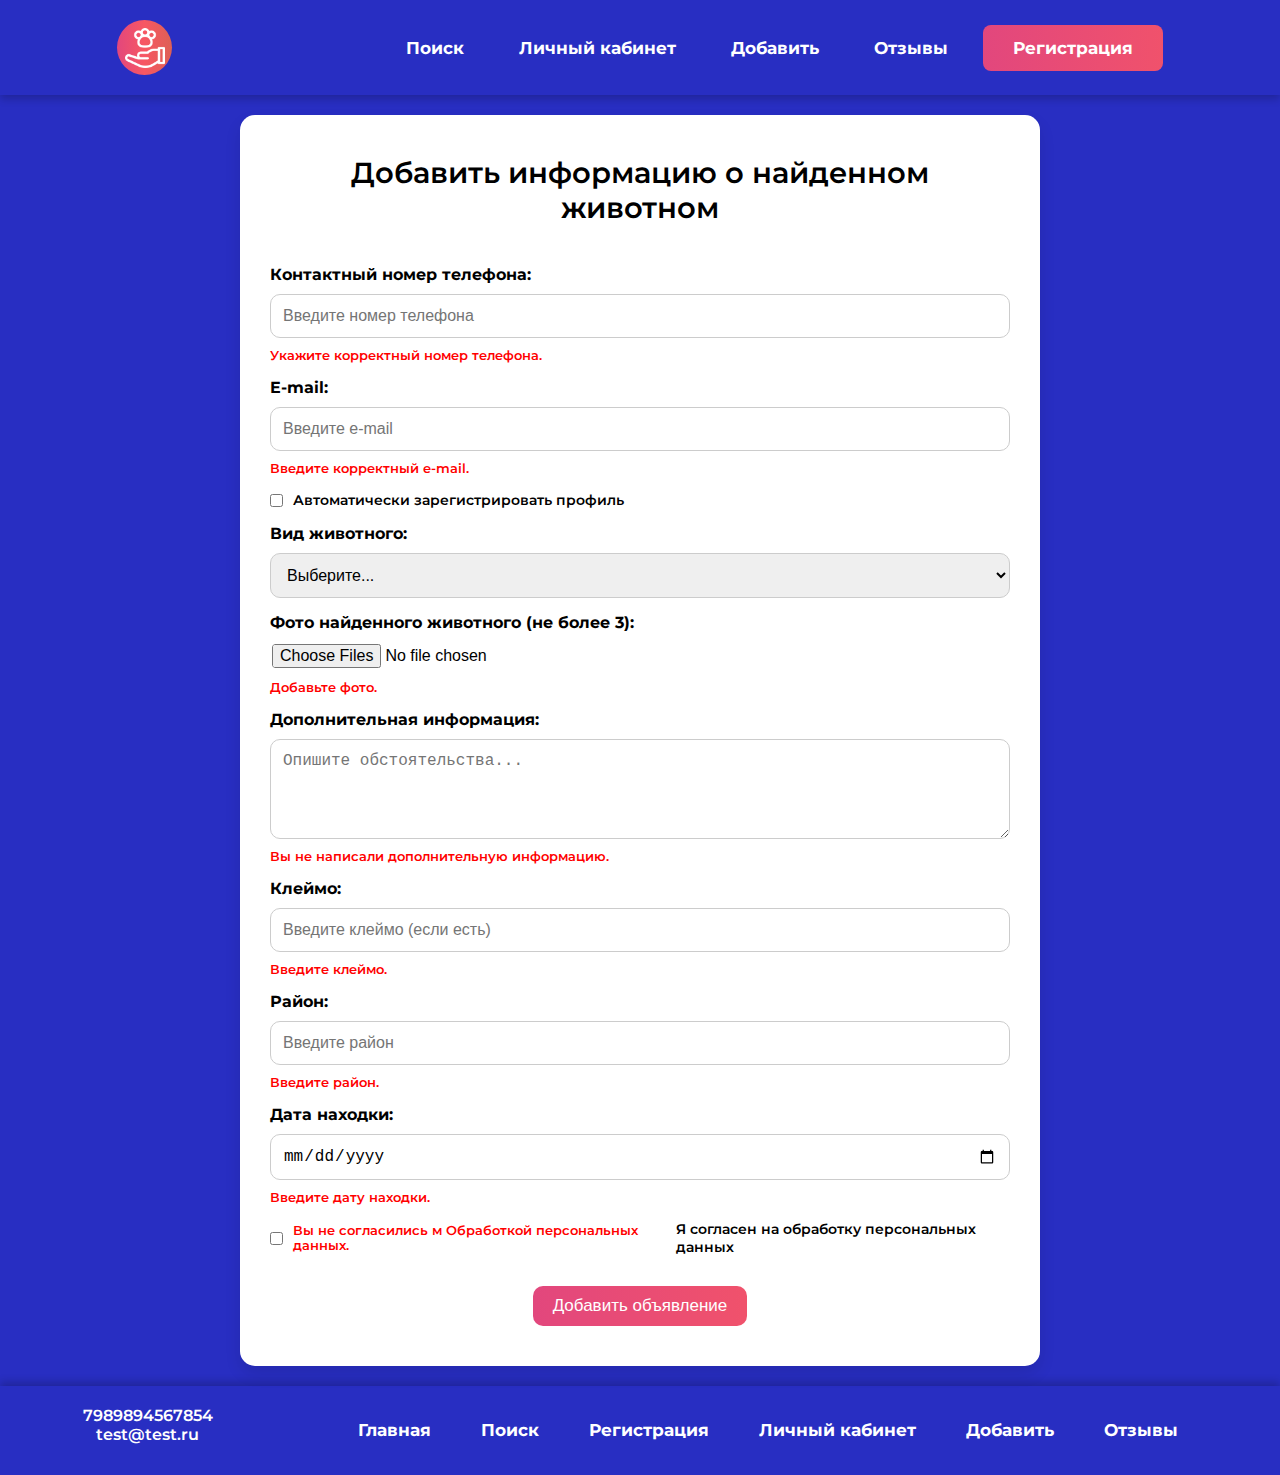
<file: add.html>
<!DOCTYPE html>
<html lang="ru">
	<head>
		<meta charset="UTF-8" />
		<meta name="viewport" content="width=device-width, initial-scale=1.0" />
		<title>Добавить информацию о найденном животном</title>
		<link rel="stylesheet" href="assets/css/root.css" />
		<link rel="stylesheet" href="assets/css/style.css" />
		<link rel="stylesheet" href="assets/css/add.css" />
		<link rel="preconnect" href="https://fonts.googleapis.com" />
		<link rel="preconnect" href="https://fonts.gstatic.com" crossorigin />
		<link
			href="https://fonts.googleapis.com/css2?family=Montserrat:ital,wght@0,100..900;1,100..900&display=swap"
			rel="stylesheet"
		/>
	</head>

	<body>
		<header>
			<a href="index.html" class="logo">
				<img src="assets/media/logo.png" class="logo" alt="Logo" />
			</a>
			<nav>
				<a href="search.html">Поиск</a>
				<a href="personal.html">Личный кабинет</a>
				<a href="add.html">Добавить</a>
				<a href="index.html#reviews__sec">Отзывы</a>
				<a class="log__button" href="register.html">Регистрация</a>
			</nav>
		</header>
		<main>
			<div class="container">
				<div class="form__container">
					<h1 class="form__title">Добавить информацию о найденном животном</h1>
					<form
						action="/add-animal"
						method="POST"
						class="form_add__animal"
					>
						<div class="form__group">
							<label for="phone">Контактный номер телефона:</label>
							<input
								type="tel"
								id="phone"
								name="phone"
								placeholder="Введите номер телефона"
								required
							/>
							<div class="error">Укажите корректный номер телефона.</div>
						</div>

						<div class="form__group">
							<label for="email">E-mail:</label>
							<input
								type="email"
								id="email"
								name="email"
								placeholder="Введите e-mail"
								required
							/>
							<div class="error">Введите корректный e-mail.</div>
						</div>

						<div class="form__checkbox-group">
							<input
								type="checkbox"
								id="register-option"
								name="register-option"
								required
							/>
							<label for="register-option"
								>Автоматически зарегистрировать профиль</label
							>
						</div>

						<div class="form__group register-block hidden">
							<label for="password">Пароль:</label>
							<input
								type="password"
								id="password"
								name="password"
								placeholder="Введите пароль"
								required
							/>
							<div class="error">Введите корректный пароль.</div>

							<label for="confirm-password">Подтвердите пароль:</label>
							<input
								type="password"
								id="confirm-password"
								name="confirm-password"
								placeholder="Подтвердите пароль"
								required
							/>
							<div class="error">Пароли не совпадают.</div>
						</div>

						<div class="form__group">
							<label for="animal-type">Вид животного:</label>
							<select id="animal-type" name="animal-type" required>
								<option value="">Выберите...</option>
								<option value="dog">Собака</option>
								<option value="cat">Кошка</option>
								<option value="bird">Птица</option>
								<option value="other">Другое</option>
							</select>
						</div>

						<div class="form__group">
							<label for="photos"
								>Фото найденного животного (не более 3):</label
							>
							<input
								type="file"
								id="photos"
								name="photos[]"
								accept="image/*"
								multiple
							/>
							<div class="error">Добавьте фото.</div>
						</div>

						<div class="form__group">
							<label for="details">Дополнительная информация:</label>
							<textarea
								id="details"
								name="details"
								placeholder="Опишите обстоятельства..."
								required
							></textarea>
							<div class="error">Вы не написали дополнительную информацию.</div>
						</div>

						<div class="form__group">
							<label for="mark">Клеймо:</label>
							<input
								type="text"
								id="mark"
								name="mark"
								placeholder="Введите клеймо (если есть)"
							/>
							<div class="error">Введите клеймо.</div>
						</div>

						<div class="form__group">
							<label for="district">Район:</label>
							<input
								type="text"
								id="district"
								name="district"
								placeholder="Введите район"
								required
							/>
							<div class="error">Введите район.</div>
						</div>

						<div class="form__group">
							<label for="found-date">Дата находки:</label>
							<input type="date" id="found-date" name="found-date" required />
							<div class="error">Введите дату находки.</div>
						</div>

						<div class="form__checkbox-group">
							<input
								type="checkbox"
								id="data-consent"
								name="data-consent"
								required
							/>
							<div class="error">Вы не согласились м Обработкой персональных данных.</div>
							<label for="data-consent"
								>Я согласен на обработку персональных данных</label
							>
						</div>
						<div class="button__wrapper">
							<button type="submit" class="btn">Добавить объявление</button>
						</div>
					</form>
				</div>
			</div>
		</main>
		<footer>
			<div class="contact">
				<p class="phone">7989894567854</p>
				<p class="mail">test@test.ru</p>
			</div>
			<nav>
				<a href="search.html">Главная</a>
				<a href="search.html">Поиск</a>
				<a href="register.html">Регистрация</a>
				<a href="personal.html">Личный кабинет</a>
				<a href="add.html">Добавить</a>
				<a href="reviews.html">Отзывы</a>
			</nav>
		</footer>
	</body>
</html>
</file>
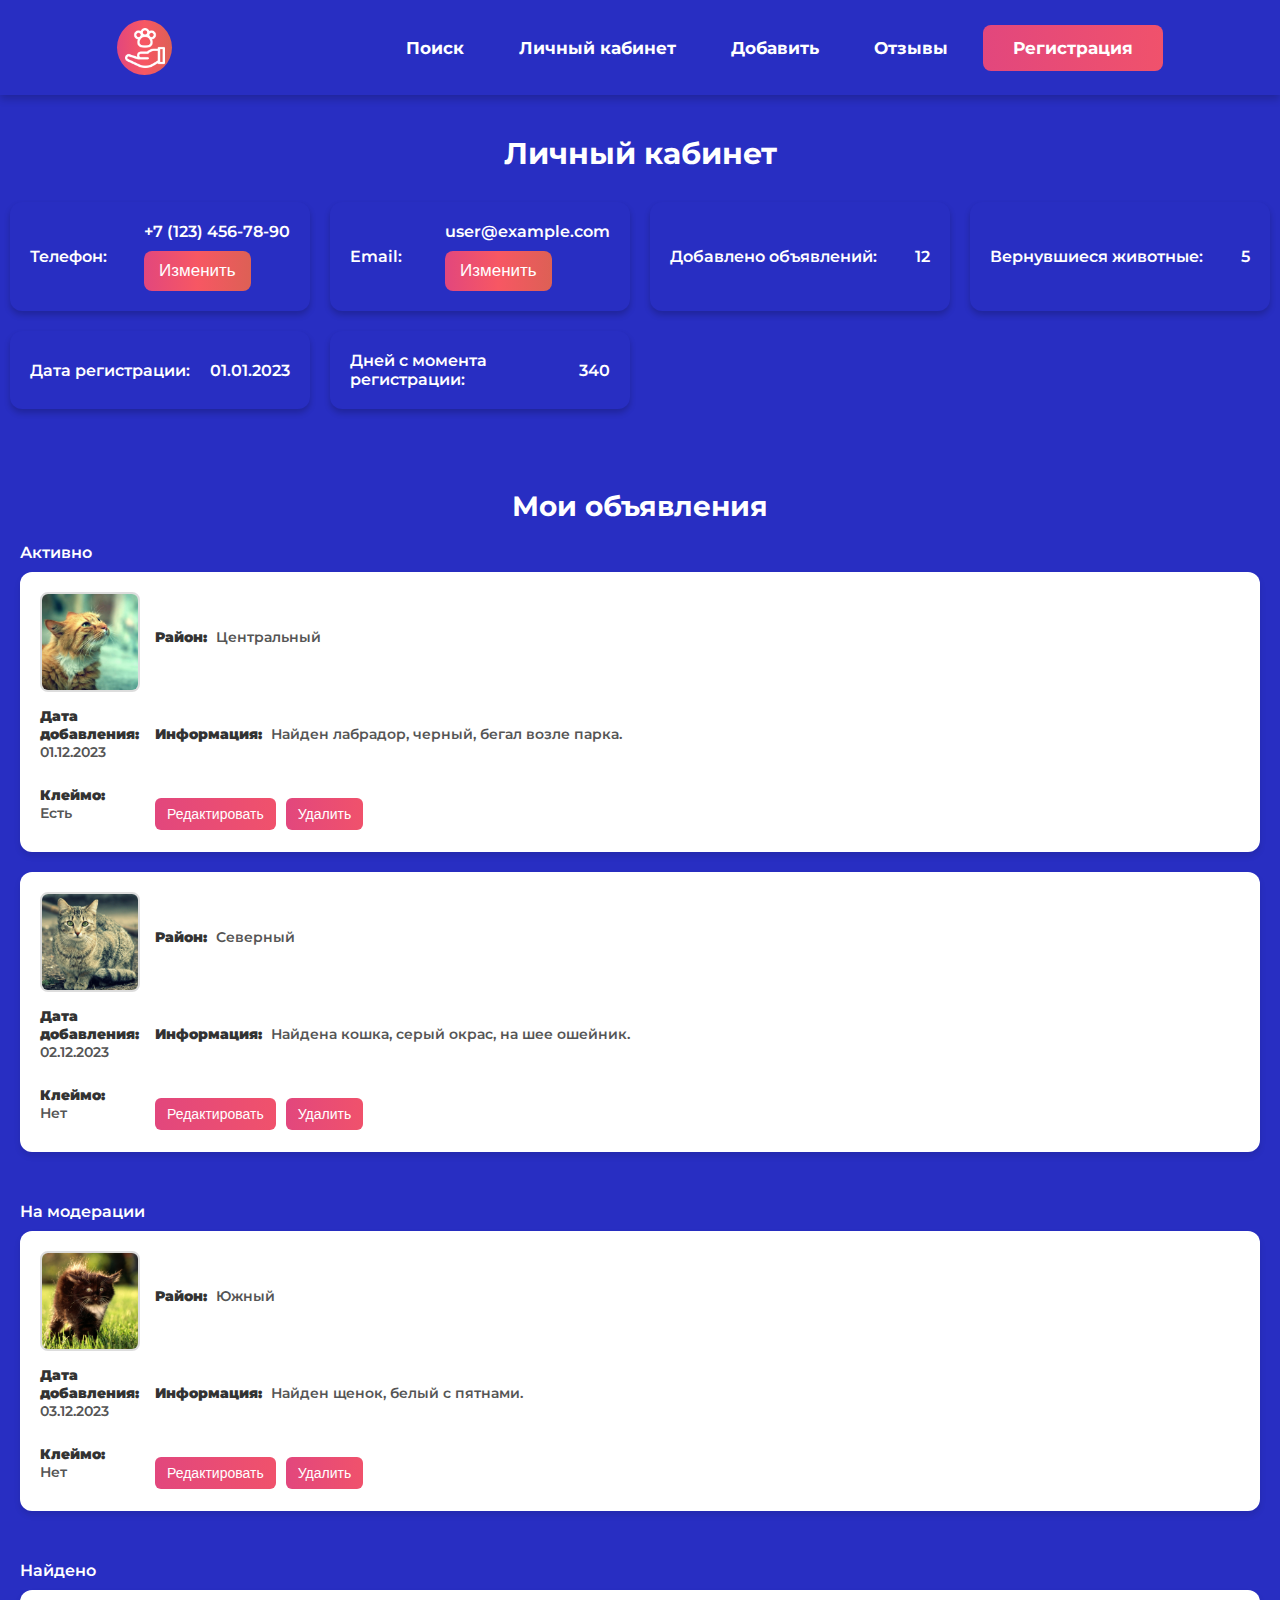
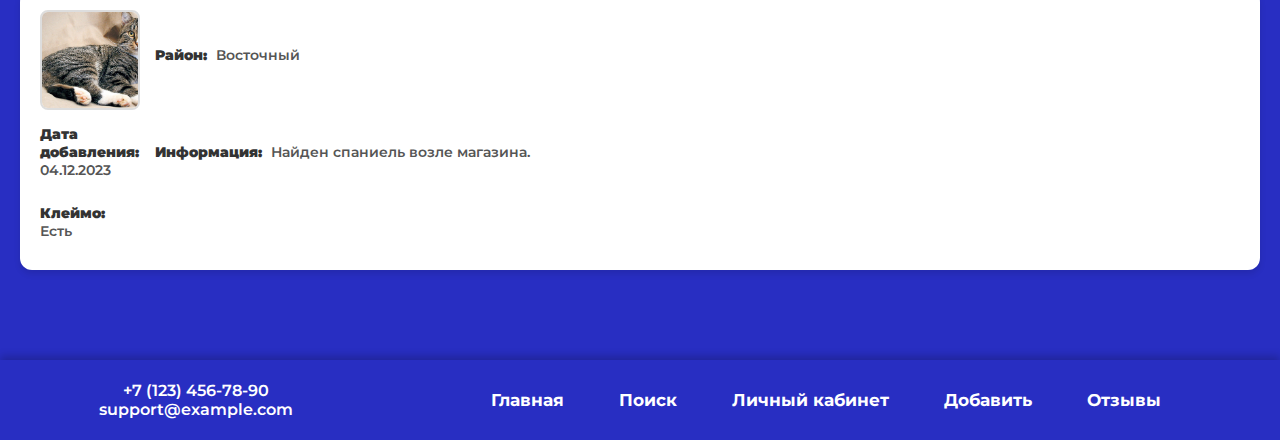
<file: personal.html>
<!DOCTYPE html>
<html lang="en">
	<head>
		<meta charset="UTF-8" />
		<meta name="viewport" content="width=device-width, initial-scale=1.0" />
		<title>Личный кабинет</title>
		<link rel="stylesheet" href="assets/css/root.css" />
		<link rel="stylesheet" href="assets/css/style.css" />
		<link rel="stylesheet" href="assets/css/personal.css" />
		<link rel="preconnect" href="https://fonts.googleapis.com" />
		<link rel="preconnect" href="https://fonts.gstatic.com" crossorigin />
		<link
			href="https://fonts.googleapis.com/css2?family=Montserrat:ital,wght@0,100..900;1,100..900&display=swap"
			rel="stylesheet"
		/>
	</head>
	<body>
		<header>
			<a href="index.html" class="logo">
				<img src="assets/media/logo.png" class="logo" alt="Logo" />
			</a>
			<nav>
				<a href="search.html">Поиск</a>
				<a href="personal.html" class="active">Личный кабинет</a>
				<a href="add.html">Добавить</a>
				<a href="index.html#reviews__sec">Отзывы</a>
				<a class="log__button" href="register.html">Регистрация</a>
			</nav>
		</header>
		<main>
			<section class="personal_info__sec">
				<div class="container">
					<h1 class="sec__title">Личный кабинет</h1>
					<div class="info__block">
						<div class="info__item">
							<h3>Телефон:</h3>
							<div>
								+7 (123) 456-78-90
								<button class="btn btn__edit">Изменить</button>
							</div>
						</div>
						<div class="info__item">
							<h3>Email:</h3>
							<div>
								user@example.com
								<button class="btn btn__edit">Изменить</button>
							</div>
						</div>
						<div class="info__item">
							<h3>Добавлено объявлений:</h3>
							<div>12</div>
						</div>
						<div class="info__item">
							<h3>Вернувшиеся животные:</h3>
							<div>5</div>
						</div>
						<div class="info__item">
							<h3>Дата регистрации:</h3>
							<div>01.01.2023</div>
						</div>
						<div class="info__item">
							<h3>Дней с момента регистрации:</h3>
							<div>340</div>
						</div>
					</div>
				</div>
			</section>

			<section class="ads__sec">
				<div class="container">
					<h2 class="sec__title">Мои объявления</h2>

					<div class="ads__group active">
						<h3 class="ads__group__title">Активно</h3>
						<div class="ad__card">
							<img
								src="assets/media/rev/1_review.png"
								alt="Фото животного"
								class="ad__photo"
							/>
							<p class="ad__info"><strong>Район:</strong> Центральный</p>
							<p class="ad__info">
								<strong>Дата добавления:</strong> 01.12.2023
							</p>
							<p class="ad__info">
								<strong>Информация:</strong> Найден лабрадор, черный, бегал
								возле парка.
							</p>
							<p class="ad__info"><strong>Клеймо:</strong> Есть</p>
							<div class="ad__actions">
								<button class="btn btn__edit">Редактировать</button>
								<button class="btn btn__delete">Удалить</button>
							</div>
						</div>
						<div class="ad__card">
							<img
								src="assets/media/rev/2_review.png"
								alt="Фото животного"
								class="ad__photo"
							/>
							<p class="ad__info"><strong>Район:</strong> Северный</p>
							<p class="ad__info">
								<strong>Дата добавления:</strong> 02.12.2023
							</p>
							<p class="ad__info">
								<strong>Информация:</strong> Найдена кошка, серый окрас, на шее
								ошейник.
							</p>
							<p class="ad__info"><strong>Клеймо:</strong> Нет</p>
							<div class="ad__actions">
								<button class="btn btn__edit">Редактировать</button>
								<button class="btn btn__delete">Удалить</button>
							</div>
						</div>
					</div>

					<div class="ads__group moderation">
						<h3 class="ads__group__title">На модерации</h3>
						<div class="ad__card">
							<img
								src="assets/media/rev/3_review.png"
								alt="Фото животного"
								class="ad__photo"
							/>
							<p class="ad__info"><strong>Район:</strong> Южный</p>
							<p class="ad__info">
								<strong>Дата добавления:</strong> 03.12.2023
							</p>
							<p class="ad__info">
								<strong>Информация:</strong> Найден щенок, белый с пятнами.
							</p>
							<p class="ad__info"><strong>Клеймо:</strong> Нет</p>
							<div class="ad__actions">
								<button class="btn btn__edit">Редактировать</button>
								<button class="btn btn__delete">Удалить</button>
							</div>
						</div>
					</div>

					<div class="ads__group found">
						<h3 class="ads__group__title">Найдено</h3>
						<div class="ad__card">
							<img
								src="assets/media/card/slide.png"
								alt="Фото животного"
								class="ad__photo"
							/>
							<p class="ad__info"><strong>Район:</strong> Восточный</p>
							<p class="ad__info">
								<strong>Дата добавления:</strong> 04.12.2023
							</p>
							<p class="ad__info">
								<strong>Информация:</strong> Найден спаниель возле магазина.
							</p>
							<p class="ad__info"><strong>Клеймо:</strong> Есть</p>
						</div>
					</div>
				</div>
			</section>
		</main>
		<footer>
			<div class="contact">
				<p class="phone">+7 (123) 456-78-90</p>
				<p class="mail">support@example.com</p>
			</div>
			<nav>
				<a href="index.html">Главная</a>
				<a href="search.html">Поиск</a>
				<a href="personal.html">Личный кабинет</a>
				<a href="add.html">Добавить</a>
				<a href="reviews.html">Отзывы</a>
			</nav>
		</footer>
	</body>
</html>
</file>
<file: assets/css/root.css>
:root {
  --primary-color: linear-gradient(
    90deg,
    rgba(226, 71, 125, 1) 0%,
    rgba(247, 87, 99, 1) 50%,
    rgba(221, 96, 85, 1) 100%
  );
  --bg-color: #282ec2;
  --secondary-color: #242482;
}

* {
  margin: 0;
  padding: 0;
  box-sizing: border-box;
}

html,
body {
  width: 100%;
  min-height: 100vh;
  background-color: var(--bg-color);
  color: #fff;
  font-size: 16px;
  font-style: normal;
  font-family: "Montserrat", sans-serif;
  font-optical-sizing: auto;
  font-weight: 600;
  font-style: normal;
  display: flex;
  flex-direction: column;
  justify-content: space-between;
  scroll-behavior: smooth;
}

a {
  text-decoration: none;
  color: black;
}

ul,
ol,
li {
  list-style: none;
}

h1,
h2,
h3,
h4 {
  font-size: 16px;
  font-weight: 600;
}

img {
  display: block;
  width: 100%;
  height: auto;
}

section {
  width: 100%;
  padding: 40px 10px;

  display: flex;
  justify-content: center;
}

.container {
  max-width: 1440px;
  width: 100%;
  display: flex;
  flex-direction: column;
}

.btn {
  outline: none;
  border: none;
  display: flex;
  width: fit-content;
  font-size: 17px;
  border-radius: 10px;
  background-image: var(--primary-color);
  color: #fff;
  cursor: pointer;
  padding: 10px 20px;
  transition: 0.4s;
  background-size: 300%;
  animation: button_Anim 3s ease-in-out infinite;

  &:hover {
    scale: 1.1;
  }

  &:active {
    background-color: black;
    color: #fff;
    border-color: transparent;
  }
}

.absolute{
  position: absolute;
}

.sec__title {
  width: 100%;
  font-size: 30px;
  color: #fff;
  font-weight: 700;
  margin-bottom: 30px;
  text-align: center;

  & .reverse {
    color: #fff;
  }
}

@media screen and (max-width: 992px) {
  h1,
  h2,
  h3,
  h4 {
    font-size: 18px !important;
    font-weight: 600;
  }
}

@media screen and (max-width: 768px) {
  h1,
  h2,
  h3,
  h4 {
    font-size: 18px !important;
  }
  body {
    font-size: 14px !important;
  }
}
</file>
<file: assets/css/style.css>
@keyframes button_Anim {
    0% {
        background-position: 0% 50%;
    }
    50% {
        background-position: 100% 50%;
        background-size: 400%;
    }
    100% {
        background-position: 0% 50%;
    }
}

header {
    width: 100%;
    padding: 20px 10px;
    display: flex;
    align-items: center;
    justify-content: space-around;
    background-color: var(--bg-color);
    text-align: center;
    box-shadow: 0 4px 8px rgba(0, 0, 0, 0.2);

    & a.logo {
        display: flex;
        justify-content: center;
        align-items: center;
        background-image: var(--primary-color);
        border-radius: 50%;
        width: 55px;
        height: 55px;
        aspect-ratio: 1/1;
    }
    & img {
        width: 40px;
        height: 40px;
        filter: invert(100%) sepia(0%) saturate(7488%) hue-rotate(252deg) brightness(99%) contrast(108%);
    }

    & nav {
        display: flex;
        justify-content: end;
        flex-wrap: wrap;
        gap: 15px;
        width: fit-content;

        & a {
            display: flex;
            width: fit-content;
            border-radius: 8px;
            padding: 10px 20px;
            transition: 0.4s;
            color: #fff;
            font-weight: 700;
            font-size: 17px;
            align-items: center;
            &:hover {
                background-color: #00000042;
                scale: 1.1;
            }
        }

        & .log__button {
            padding: 13px 30px;
            background: rgb(226, 71, 125);
            background: linear-gradient(
                90deg,
                rgba(226, 71, 125, 1) 0%,
                rgba(247, 87, 99, 1) 50%,
                rgba(221, 96, 85, 1) 100%
            );
            background-size: 300%;
            animation: button_Anim 3s ease-in-out infinite;
            &:hover {
                scale: 1.1;
            }
        }
    }
}

main {
    width: 100%;
    display: flex;
    align-items: center;
    flex-direction: column;

    & .slider__sec {
        & .slide__block {
            max-width: 90%;
            height: 570px;
            position: relative;
            background-color: #ffffff00;
            flex-direction: column;
            justify-content: center;
            padding: 30px 10px;
            gap: 15px;
            margin: 0 auto;
            display: flex;

            & img {
                top: 0;
                left: 50%;
                transform: translateX(-50%);
                position: absolute;
                width: 100%;
                z-index: 1;
                border-radius: 20px;
                height: auto;
                max-width: 100%;
                border-radius: 15px;
            }

            & p {
                position: relative;
                z-index: 2;
                padding: 10px;
                background-color: #000000b8;
                width: fit-content;
                color: #fff;
                border-radius: 10px;
            }
            & .top__text {
                margin-bottom: auto;
            }

            & .short__desc {
                font-size: 24px;
            }

            & .btn {
                position: relative;
                z-index: 2;
            }
        }

        & .slide__nav {
            width: fit-content;
            display: flex;
            gap: 10px;
            align-items: center;
            margin: 0 auto;
            padding: 10px;
            background-color: #fff;
            border-radius: 12px;
            margin-top: 20px;

            & a {
                border-radius: 50%;
                background-color: #5c5c5c;
                width: 10px;
                height: 10px;
                cursor: pointer;
                transition: 0.4s;

                &:hover {
                    transform: scale(1.1);
                }

                & active {
                    transform: scale(1.4);
                    background-color: var(--primary-color);
                }
            }

            & .active {
                width: 15px;
                height: 15px;
                background-image: var(--primary-color);
            }
        }
    }

    & .fast_search__sec {
        background-color: var(--secondary-color);

        & form {
            display: flex;
            flex-direction: column;
            gap: 20px;
            width: 100%;
            padding: 0 30px;
            align-items: center;

            & input {
                max-width: 400px;
                outline: none;
                border: none;
                width: 100%;
                text-align: center;
                padding: 15px;
                border-radius: 12px;
                background-color: #fff;
                color: #000;
                font-size: 18px;
            }
        }
    }

    & .facts_company__sec {
        & .facts__list {
            display: flex;
            flex-wrap: wrap;
            justify-content: center;
            gap: 30px;
            width: 100%;

            & .fact {
                display: flex;
                justify-content: center;
                align-items: center;
                flex-direction: column;
                width: 250px;
                height: 250px;
                background-image: var(--primary-color);
                border-radius: 50%;
                gap: 25px;
                color: white;
                animation: button_Anim 3s ease-in-out infinite;
            }

            & img {
                width: 60px;
                height: auto;
                filter: invert(100%) sepia(100%) saturate(0%) hue-rotate(317deg) brightness(105%) contrast(101%);
            }

            & p {
                min-width: 200px;
                text-align: center;
            }
        }
    }

    & .search_card_animal__sec {
        & .search_card_animal__list {
            display: flex;
            flex-wrap: wrap;
            width: 100%;
            gap: 30px;
            justify-content: center;

            & .card {
                display: flex;
                flex-direction: column;
                padding: 15px;
                background-color: #242482;
                max-width: 350px;
                width: 100%;
                gap: 6px;
                border-radius: 15px;

                & img {
                    border-radius: 10px;
                }
            }
        }
    }

    & .main_search__sec {
        background-color: var(--secondary-color);
        & form {
            display: flex;
            flex-direction: column;
            justify-content: center;
            align-items: center;
            gap: 20px;

            & input {
                max-width: 400px;
                outline: none;
                border: none;
                width: 100%;
                text-align: center;
                padding: 15px;
                border-radius: 12px;
                background-color: #fff;
                color: #000;
                font-size: 18px;
            }
        }
    }

    & .reviews__sec {
        & .slider__block {
            display: flex;
            justify-content: center;
            align-items: center;
            flex-wrap: wrap;
            gap: 30px;

            & .review__card {
                max-width: 400px;
                display: flex;
                flex-direction: column;
                padding: 15px;
                gap: 6px;
                border-radius: 15px;
                background-color: #242482;

                & img {
                    display: block;
                    width: 100%;
                    height: auto;
                    border-radius: 10px;
                }
            }
        }
    }

    & .sub__sec {
        background-color: var(--secondary-color);

        & form {
            display: flex;
            flex-direction: column;
            gap: 20px;
            width: 100%;
            padding: 0 30px;
            align-items: center;

            & label {
                display: flex;
            }

            & .checkbox__sub {
                width: 15px;
                height: 15px;
                &::after {
                    transition: 0.5s;
                }

                &:checked::after {
                    width: 300px;
                    height: 300px;
                    transition: 0.5s;
                }
            }

            & p {
                margin-left: 5px;
            }
        }

        & input {
            max-width: 400px;
            outline: none;
            border: none;
            width: 100%;
            text-align: center;
            padding: 15px;
            border-radius: 12px;
            background-color: #fff;
            color: #000;
            font-size: 18px;
        }
    }
}

footer {
    width: 100%;
    padding: 20px 10px;
    display: flex;
    align-items: center;
    justify-content: space-around;
    background-color: var(--bg-color);
    text-align: center;
    box-shadow: 0 -4px 8px rgba(0, 0, 0, 0.2);

    & a.logo {
        display: flex;
        justify-content: center;
        align-items: center;
        background-image: var(--primary-color);
        border-radius: 50%;
        width: 55px;
        height: 55px;
    }
    & img {
        width: 40px;
        height: 40px;
        filter: invert(100%) sepia(0%) saturate(7488%) hue-rotate(252deg) brightness(99%) contrast(108%);
    }

    & nav {
        display: flex;
        justify-content: end;
        flex-wrap: wrap;
        gap: 15px;
        width: fit-content;

        & a {
            display: flex;
            width: fit-content;
            border-radius: 8px;
            padding: 10px 20px;
            transition: 0.4s;
            color: #fff;
            font-weight: 700;
            font-size: 17px;
            align-items: center;
            &:hover {
                background-color: #00000042;
                scale: 1.1;
            }
        }
    }
}

@media screen and (max-width: 1200px) {
    header > nav,
    footer > nav {
        justify-content: center;
    }

    .facts_company__sec .facts__list .fact {
        width: 150px;
        height: 150px;
    }

    header nav a {
        font-size: 16px;
    }

    .slider__sec .slide__block {
        width: 730px !important;
        height: 430px !important;
    }
}

@media screen and (max-width: 992px) {
    .facts_company__sec .facts__list .fact {
        width: 130px;
        height: 130px;
    }

    .slider__sec .slide__block {
        width: 630px !important;
        height: 370px !important;
    }

    header nav a,
    footer nav a {
        font-size: 14px;
        padding: 5px;
    }
}

@media screen and (max-width: 768px) {
    .slider__sec .slide__block {
        width: 530px !important;
        height: 315px !important;
    }

    .slider__sec .slide__block p,
    .slider__sec .slide__block a {
        font-size: 16px !important;
    }

    .facts_company__sec .facts__list {
        gap: 15px;
    }
}

@media screen and (max-width: 576px) {
    header nav a,
    footer nav a {
        font-size: 12px;
        padding: 5px;
    }

    .facts_company__sec .facts__list .fact {
        width: 100px;
        height: 100px;
    }

    .slider__sec .slide__block {
        width: 440px !important;
        height: 255px !important;

        & p{
            white-space: nowrap;
            overflow: hidden;
            text-overflow: ellipsis;
            max-width: 280px;
        }
    }

    .slider__sec .slide__block p,
    .slider__sec .slide__block a {
        font-size: 14px !important;
    }
}

@media screen and (max-width: 450px) {
    
    .slider__sec .slide__block {
        width: 380px !important;
        height: 210px !important;

        & p{
            white-space: nowrap;
            overflow: hidden;
            text-overflow: ellipsis;
            max-width: 280px;
        }
    }
}
</file>
<file: assets/css/add.css>
body {

    & main {
        flex: 1;
        display: flex;
        align-items: center;
        justify-content: center;
        padding: 20px;

        & .container {
            max-width: 800px;
            width: 100%;
            background-color: #fff;
            border-radius: 15px;
            padding: 40px 30px;
            box-shadow: 0 8px 16px rgba(0, 0, 0, 0.1);

            & .form__container {
                display: flex;
                flex-direction: column;
                gap: 20px;

                & .form__title {
                    text-align: center;
                    font-size: 1.8rem;
                    color: #000;
                    margin-bottom: 20px;
                }

                & .form__group {
                    display: flex;
                    flex-direction: column;
                    gap: 10px;

                    & label {
                        font-weight: bold;
                        color: #000;
                    }

                    & input,
                    & select,
                    & textarea {
                        padding: 12px;
                        border: 1px solid #ccc;
                        border-radius: 10px;
                        color: #000;
                        font-size: 1rem;

                        &:focus {
                            outline: none;
                            border-color: var(--secondary-color);
                        }
                    }

                    & textarea {
                        resize: vertical;
                        min-height: 100px;
                    }
                }

                & .form__checkbox-group {
                    display: flex;
                    align-items: center;
                    gap: 10px;

                    & input {
                        accent-color: var(--primary-color);
                    }

                    & label {
                        font-size: 0.9rem;
                        color: #000;
                    }
                }

                & .button__wrapper {
                    width: 100%;
                    display: flex;
                    justify-content: center;

                    & .btn {
                        margin-top: 15px;
                    }
                }

                & .form__group input[type="file"] {
                    background-color: transparent;
                    padding: 2px;
                    border: none;
                    color: #000;
                    cursor: pointer;
                }

                & .error {
                    font-size: 0.8rem;
                    color: #f00;
                }

                & .hidden {
                    display: none;
                }
            }

            & .form_add__animal{
                display: flex;
                flex-direction: column;
                gap: 15px;
            }
        }
    }

    & footer {
        background-color: var(--primary-color);
        color: #fff;
        padding: 20px;
        text-align: center;
        box-shadow: 0 -4px 8px rgba(0, 0, 0, 0.2);

        & nav {
            display: flex;
            justify-content: center;
            gap: 10px;

            & a {
                color: #fff;
                text-decoration: none;

                &:hover {
                    text-decoration: underline;
                }
            }
        }

        & .contact {
            margin-bottom: 10px;
        }
    }

    @media (max-width: 768px) {
        & header {

            & nav {
                display: flex;
                flex-wrap: wrap;
                justify-content: center;
            }

            & nav a {
                margin: 5px;
            }
        }

        & main .container {
            padding: 20px;

            & .form__container .form__title {
                font-size: 1.5rem;
            }

            & .form__container .form__submit {
                font-size: 0.9rem;
                padding: 10px 20px;
            }
        }
    }
}
</file>
<file: assets/css/personal.css>
.personal_info__sec {
    & .info__block {
        display: grid;
        gap: 20px;
        grid-template-columns: repeat(auto-fit, minmax(300px, 1fr));
    }

    & .info__item {
        background-color: var(--bg-color);
        padding: 20px;
        border-radius: 12px;
        box-shadow: 0 4px 6px rgba(0, 0, 0, 0.2);
        transition: transform 0.3s;
        display: flex;
        justify-content: space-between;
        align-items: center;

        &:hover {
            transform: translateY(-5px);
        }

        & div {
            display: flex;
            flex-direction: column;
            gap: 10px;
        }

        & strong {
            font-size: 18px;
            color: #fff;
            margin-right: 10px;
        }

        & button {
            background: var(--primary-color);
            color: #fff;
            padding: 10px 15px;
            border-radius: 8px;
            border: none;
            cursor: pointer;
            transition:
                background-color 0.3s,
                transform 0.3s;

            &:hover {
                background-color: rgba(0, 0, 0, 0.6);
                transform: scale(1.05);
            }
        }
    }
}

.ads__sec {
    padding: 40px 20px;
    & .sec__title {
        font-size: 28px;
        color: #fff;
        margin-bottom: 20px;
        text-align: center;
    }
}

.ads__group {
    margin-bottom: 30px;

    &__title {
        font-size: 22px;
        color: #444;
        margin-bottom: 15px;
        padding: 10px;
        background-color: #e0e0e0;
        border-radius: 8px;
    }

    &.moderation {
        &__title {
            background-color: #ffe57f;
            color: #333;
        }
    }

    &.found {
        &__title {
            background-color: #c8e6c9;
            color: #333;
        }
    }
}

.ad__card {
    display: grid;
    grid-template-columns: 100px 1fr;
    gap: 15px;
    padding: 20px;
    background-color: #fff;
    border-radius: 12px;
    box-shadow: 0 4px 6px rgba(0, 0, 0, 0.1);
    margin-bottom: 20px;
    margin-top: 10px;
    align-items: center;
    transition: transform 0.3s;

    &:hover {
        transform: translateY(-5px);
    }

    & .ad__photo {
        width: 100px;
        height: 100px;
        border-radius: 8px;
        object-fit: cover;
        border: 2px solid #ddd;
    }

    & .ad__info {
        font-size: 14px;
        color: #555;
        margin-bottom: 10px;

        & strong {
            color: #333;
            margin-right: 5px;
        }
    }

    .ad__actions {
        display: flex;
        gap: 10px;
        margin-top: 10px;

        & .btn {
            padding: 8px 12px;
            font-size: 14px;
            border-radius: 6px;
            cursor: pointer;
            border: none;
            transition:
                background-color 0.3s,
                transform 0.3s;

            &.btn__edit {
                background-color: #4caf50;
                color: #fff;

                &:hover {
                    background-color: #45a049;
                    transform: scale(1.05);
                }
            }

            & .btn__delete {
                background-color: #f44336;
                color: #fff;

                &:hover {
                    background-color: #e53935;
                    transform: scale(1.05);
                }
            }
        }
    }
}
</file>
